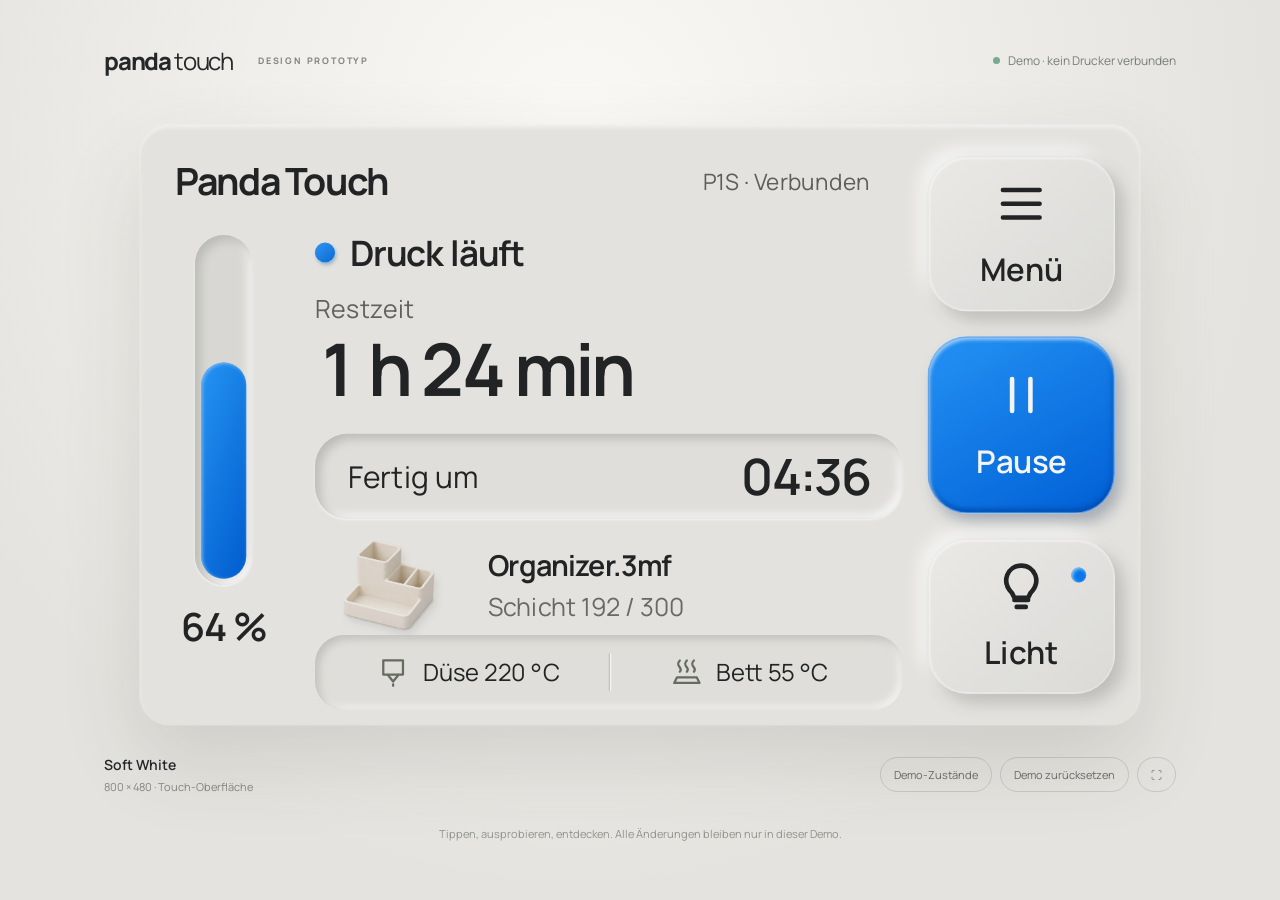
<file: design/soft-white/prototype/index.html>
<!doctype html><html lang="de"><head><meta charset="UTF-8"><meta name="viewport" content="width=device-width,initial-scale=1"><meta name="theme-color" content="#eae9e5"><title>Panda Touch · Soft White</title><link rel="stylesheet" href="style.css"></head><body>
<div class="studio"><header class="studio-head"><a class="wordmark" href="#">panda<span>touch</span><i>DESIGN PROTOTYP</i></a><div class="demo-tag"><span></span> Demo · kein Drucker verbunden</div></header><div class="stage" id="stage"><div class="device" id="device"><div id="app"></div><div id="modal-root"></div><div id="toast" role="status" aria-live="polite"></div></div></div><footer class="studio-foot"><div><strong>Soft White</strong><span>800 × 480 · Touch-Oberfläche</span></div><div class="preview-tools"><button id="scenario" title="Demo-Zustände ausprobieren">Demo-Zustände</button><button id="reset">Demo zurücksetzen</button><button id="fullscreen" aria-label="Vollbild">⛶</button></div></footer><p class="hint">Tippen, ausprobieren, entdecken. Alle Änderungen bleiben nur in dieser Demo.</p></div><script src="app.js"></script></body></html>
</file>
<file: design/soft-white/prototype/style.css>
@import url('https://fonts.googleapis.com/css2?family=Manrope:wght@400;500;600;650;700&display=swap');
:root{font-family:Manrope,system-ui,sans-serif;color:#252629;background:#e7e6e2;font-synthesis:none;--surface:#eeede9;--blue:#087cf3;--muted:#626567;--raised:7px 7px 14px #c6c5c1,-7px -7px 14px #fff;--inset:inset 4px 4px 8px #c4c4c0,inset -4px -4px 8px #fff}*{box-sizing:border-box}body{margin:0;min-height:100dvh;background:radial-gradient(ellipse at 45% 15%,#faf9f6,#e4e3df 70%)}button,input,select{font:inherit}button{cursor:pointer;touch-action:manipulation;-webkit-tap-highlight-color:transparent}button:focus-visible,input:focus-visible,select:focus-visible{outline:3px solid #086fe2;outline-offset:4px}button:disabled{opacity:.4;cursor:default}button:active:not(:disabled){transform:translateY(2px);box-shadow:var(--inset)}.studio{max-width:1160px;margin:0 auto;padding:44px 44px 24px}.studio-head{display:flex;align-items:center;justify-content:space-between;margin-bottom:48px;gap:16px}.wordmark{color:#262729;text-decoration:none;font-weight:750;font-size:24px;letter-spacing:-1.2px;display:flex;align-items:center;gap:3px}.wordmark>span{font-weight:400}.wordmark i{font-size:9px;font-style:normal;letter-spacing:1.8px;margin-left:22px;color:#838581}.demo-tag{font-size:12px;color:#777d79;display:flex;align-items:center;gap:8px}.demo-tag span{width:7px;height:7px;background:#79a991;border-radius:50%}.stage{position:relative;margin:auto;width:100%;max-width:1000px}.device{position:absolute;top:0;left:0;width:800px;height:480px;transform-origin:top left;background:var(--surface);border-radius:24px;box-shadow:0 28px 65px #41433c24,0 2px 3px #ffffffc0 inset,0 0 0 1px #ffffff60;overflow:hidden;font-size:18px;color:#242526;user-select:none}.studio-foot{display:flex;justify-content:space-between;align-items:center;margin-top:30px;gap:20px}.studio-foot strong{font-size:14px;display:block;font-weight:600}.studio-foot span{font-size:11px;color:#858782;display:block;margin-top:5px}.preview-tools{display:flex;align-items:center;gap:8px}.preview-tools button{border:1px solid #c7c9c3;background:transparent;padding:9px 13px;border-radius:30px;font-size:11px;color:#666b65}.hint{font-size:11px;color:#90938c;text-align:center;margin:32px 0 0}#app{height:100%}h1,h2,h3,p{margin:0}button{border:0;color:inherit}.icon{width:28px;height:28px;display:inline-block;vertical-align:middle;fill:none;stroke:currentColor;stroke-width:1.6;stroke-linecap:round;stroke-linejoin:round;flex-shrink:0}.raised{background:linear-gradient(140deg,#f5f4f1,#e5e4e0);border-radius:22px;box-shadow:var(--raised),inset 1px 1px 2px #fff;border:1px solid #ffffff60}.sunken{border-radius:26px;background:#e9e8e4;box-shadow:var(--inset),0 1px 2px #fff}.primary{color:white;background:linear-gradient(150deg,#2598ff,#0064df);box-shadow:5px 7px 12px #aeb4bc,inset 1px 2px 3px #a4d5ff,inset -1px -3px 4px #0052bd}.danger{color:#ad3b3b}.blue{color:#077bf0}.muted{color:var(--muted)}.status-dot{width:16px;height:16px;display:inline-block;border-radius:50%;background:linear-gradient(140deg,#359aff,#0871dc);box-shadow:1px 2px 3px #9ab9d4;margin-right:12px;flex-shrink:0}.status-dot.paused{background:#d7a83f}.status-dot.finished{background:#4b9d70}.status-dot.offline,.status-dot.idle{background:#9a9d99}.status-dot.error{background:#c85e54}.home{position:relative;width:100%;height:100%;padding:24px 28px}.home-head{display:flex;align-items:center;justify-content:space-between;width:592px}.home-head h1{font-size:30px;letter-spacing:-1.5px;font-weight:700}.connection{font-size:18px;color:#61625e}.home-center{position:absolute;left:140px;top:83px;width:470px}.phase{display:flex;align-items:center;font-size:28px;font-weight:650;letter-spacing:-.7px}.remaining{margin-top:12px}.remaining small{font-size:20px;color:#666763;display:block}.remaining strong{display:block;font-size:58px;font-weight:650;letter-spacing:-3px;line-height:1.2;font-variant-numeric:tabular-nums;white-space:nowrap}.finish{height:68px;margin-top:17px;padding:0 26px;display:flex;align-items:center;justify-content:space-between;font-size:24px}.finish strong{font-size:40px;letter-spacing:-1.6px;font-weight:600}.job{display:flex;align-items:center;gap:18px;margin-top:20px;height:100px}.object{width:132px;height:100px;object-fit:contain;filter:drop-shadow(3px 5px 3px #00000012)}.job-title{font-size:23px;font-weight:650;max-width:305px;overflow:hidden;white-space:nowrap;text-overflow:ellipsis;letter-spacing:-.5px}.job-detail{font-size:20px;margin-top:4px;color:#6d6e69}.rail{position:absolute;left:29px;top:88px;width:76px;text-align:center}.progress-well{height:280px;width:46px;margin:0 auto 12px;padding:5px;border-radius:35px;box-shadow:var(--inset),0 1px 2px white;display:flex;align-items:flex-end;background:#e2e1dd}.progress-fill{width:100%;background:linear-gradient(110deg,#269bff,#0060d7);border-radius:28px;box-shadow:inset 1px 1px 3px #80c2ff;transition:height .4s}.rail strong{font-size:31px;font-weight:600;letter-spacing:-1px}.home-controls{position:absolute;right:20px;top:25px;bottom:25px;width:150px;display:grid;grid-template-rows:124px 142px 124px;gap:20px}.home-controls button{position:relative;display:flex;flex-direction:column;align-items:center;justify-content:center;gap:13px;font-size:25px;font-weight:600;border-radius:32px}.home-controls .icon{width:44px;height:44px;stroke-width:2}.home-controls .light-dot{position:absolute;right:22px;top:22px;width:12px;height:12px;border-radius:50%;background:#087df4;box-shadow:inset 1px 1px 3px #9cd9ff}.home-controls .light-dot.off{background:#adb0aa}.home-temps{position:absolute;left:28px;bottom:0;display:flex;gap:48px}.home-temps button{height:60px;background:transparent;padding:0;display:flex;align-items:center;gap:13px;font-size:21px;min-width:205px}.home-temps .icon{width:34px;height:34px;color:#666965}.home.offline .home-center,.home.offline .rail{opacity:.45}.page{height:100%;padding:20px 26px}.page-header{display:flex;align-items:center;gap:20px;height:68px;margin-bottom:18px}.back{width:68px;height:64px;flex-shrink:0;border-radius:23px;display:grid;place-items:center}.back .icon{width:30px;height:30px}.page-header h2{font-size:28px;letter-spacing:-1px;font-weight:650}.page-header .sub{font-size:18px;color:#70736e;margin-left:auto}.page-content{height:354px;overflow-y:auto;overscroll-behavior:contain;padding:8px 7px 18px;scrollbar-width:thin;scrollbar-color:#bbbeb5 transparent}.menu-grid{display:grid;grid-template-columns:repeat(4,1fr);gap:16px;padding:8px}.menu-tile{height:98px;display:flex;flex-direction:column;align-items:center;justify-content:center;gap:9px;font-size:18px}.menu-tile .icon{width:27px;height:27px;color:#686e67}.btn{min-height:64px;min-width:64px;padding:14px 22px;font-size:18px;display:inline-flex;align-items:center;justify-content:center;gap:10px;border-radius:20px;flex-shrink:0}.row{display:flex;align-items:center;gap:16px}.spread{justify-content:space-between}.stack{display:grid;gap:18px}.grid2{display:grid;grid-template-columns:1fr 1fr;gap:22px}.grid3{display:grid;grid-template-columns:repeat(3,1fr);gap:18px}.panel{padding:20px;border-radius:26px}.panel h3{font-size:20px;font-weight:600;margin-bottom:12px}.panel p{font-size:18px;line-height:1.45;color:#676e65}.big-number{font-size:42px;font-weight:600;letter-spacing:-1.7px;font-variant-numeric:tabular-nums}.label{font-size:18px;color:#62695f}.pills{display:flex;gap:12px;margin:5px 0 20px}.pills .btn{flex:1}.selected{color:#0878e5;box-shadow:var(--inset);background:#e7e8e3}.empty{text-align:center;padding:22px;display:grid;justify-items:center;gap:16px}.empty>.icon{width:48px;height:48px;color:#757e71}.empty h3{font-size:25px;font-weight:600}.empty p{font-size:18px;line-height:1.5;max-width:570px;color:#6a7065}.temp-controls{display:flex;align-items:center;justify-content:space-between;gap:12px}.temp-controls .btn{padding:10px;width:64px;font-size:28px}.notice{padding:16px 20px;background:#e6e9e2;border-radius:18px;font-size:18px;line-height:1.45;color:#586250}.list-item{min-height:90px;display:flex;align-items:center;gap:18px;width:100%;padding:16px 22px;text-align:left;border-radius:22px;margin-bottom:16px}.list-item .icon{width:28px;height:28px;color:#788071}.list-item strong{font-size:20px;font-weight:600;display:block}.list-item small{font-size:18px;color:#6d7468;display:block;margin-top:5px}.list-item .end{margin-left:auto;white-space:nowrap;color:#60685b}.file-art{width:66px;height:60px;object-fit:contain}.setting-row{min-height:78px;display:flex;align-items:center;justify-content:space-between;gap:18px;padding:10px 3px;border-bottom:1px solid #d6d7cf}.setting-row label{font-size:19px}.switch{width:94px;height:60px;padding:10px;background:#d2d4cf;box-shadow:var(--inset);border-radius:35px;flex-shrink:0}.switch:after{content:'';display:block;width:40px;height:40px;border-radius:50%;background:linear-gradient(140deg,#fafaf7,#e8e8e4);box-shadow:3px 3px 5px #7e847a70;transition:transform .2s}.switch[aria-checked=true]{background:#1483ee}.switch[aria-checked=true]:after{transform:translateX(34px)}input[type=range]{accent-color:#1286ef;width:100%;height:60px;touch-action:pan-y}input[type=text],input[type=password],input[type=number],select{min-height:60px;border:0;border-radius:17px;box-shadow:var(--inset);background:#eaeae5;color:#333;padding:12px 18px;font-size:18px;min-width:0;width:100%;user-select:text}input[type=color]{width:64px;height:60px;background:transparent;border:0}.field{display:grid;gap:8px;font-size:18px}.field+ .field{margin-top:16px}.slot{height:140px;position:relative;text-align:left;display:flex;flex-direction:column;justify-content:center;padding:18px;gap:8px}.spool{width:44px;height:44px;border:9px solid var(--spool);border-radius:50%;background:#b6b8af;box-shadow:2px 3px 4px #92968c50}.slot .active-dot{position:absolute;top:16px;right:16px;width:10px;height:10px;background:#0982f4;border-radius:50%}.slot strong{font-size:18px}.slot small{font-size:18px;color:#686f62}.modal-shade{position:absolute;inset:0;background:#dfdfd9c9;display:flex;align-items:center;justify-content:center;z-index:20;padding:32px}.modal-box{width:610px;max-height:416px;overflow:auto;background:#eeede9;border-radius:30px;box-shadow:12px 16px 40px #60665950,-4px -4px 18px #ffffffb0;padding:30px}.modal-box h2{font-size:28px;letter-spacing:-.7px;margin-bottom:14px}.modal-box p{font-size:20px;color:#646d5c;line-height:1.5;margin-bottom:24px}.modal-box .row{justify-content:flex-end;margin-top:22px}.modal-box .btn{min-height:70px}.danger.primary{background:linear-gradient(140deg,#d9786d,#b94c41);color:white;box-shadow:5px 7px 12px #bdb0ac,inset 1px 2px 3px #f5b0a7}#toast{position:absolute;left:50%;bottom:16px;transform:translate(-50%,14px);padding:16px 24px;max-width:700px;width:max-content;border-radius:20px;background:#313a30;color:#fff;font-size:18px;box-shadow:0 5px 25px #0002;opacity:0;pointer-events:none;transition:.2s;z-index:30}#toast.show{opacity:1;transform:translate(-50%,0)}.wizard-track{display:flex;gap:8px;margin:12px 0 26px}.wizard-track span{height:6px;flex:1;background:#d5d8cf;border-radius:5px}.wizard-track span.on{background:#0b80ed}.axis-grid{display:grid;grid-template-columns:repeat(3,78px);gap:12px;justify-content:center}.axis-grid .btn{height:64px;padding:8px}.axis-grid .blank{visibility:hidden}.sleep{position:absolute;inset:0;background:#171b18;z-index:40;display:flex;align-items:center;justify-content:center;flex-direction:column;gap:20px;color:#e5e8e1;font-size:24px}.sleep small{font-size:18px;color:#979e92}.busy{animation:pulse 1s infinite alternate}.error-text{color:#b74d44}.no-events{pointer-events:none}@keyframes pulse{to{opacity:.4}}@media(prefers-reduced-motion:reduce){*,*:after{animation:none!important;transition:none!important}}@media(max-width:700px){.studio{padding:24px 12px}.studio-head{margin-bottom:30px}.wordmark i{display:none}.demo-tag{font-size:10px}.studio-foot{align-items:flex-start}.preview-tools{gap:5px;flex-wrap:wrap;justify-content:flex-end}.preview-tools button{font-size:10px;padding:8px}.hint{margin-top:22px}}@media(max-width:460px){.demo-tag{max-width:140px;text-align:right}.studio-foot{gap:8px}.preview-tools{max-width:210px}}body:has(.studio:fullscreen){background:#e7e6e2}.studio:fullscreen{max-width:none;width:100%;display:flex;flex-direction:column;justify-content:center;background:#e7e6e2}.studio:fullscreen .stage{max-width:1100px}
/* Gemeinsame Temperaturleiste, bündig mit dem mittleren Inhaltsbereich. */
.home .job{height:82px;margin-top:12px;gap:18px}
.home .object{width:120px;height:82px}
.home-temps{left:140px;bottom:12px;width:470px;height:60px;gap:0;padding:0 10px;border-radius:23px;background:#e9e8e4;box-shadow:inset 3px 3px 7px #c9c8c3,inset -3px -3px 7px #fff}
.home-temps button{height:60px;min-width:0;width:50%;gap:10px;justify-content:center;font-size:19px;position:relative;border-radius:18px}
.home-temps button+button:before{content:'';position:absolute;left:0;top:15px;height:30px;width:1px;background:#c9ccc2;box-shadow:1px 0 #fff}
.home-temps .icon{width:27px;height:27px;color:#6a7164}
.home-temps button:active{box-shadow:none;background:#dfe2da}
.home-head{width:556px}
</file>
